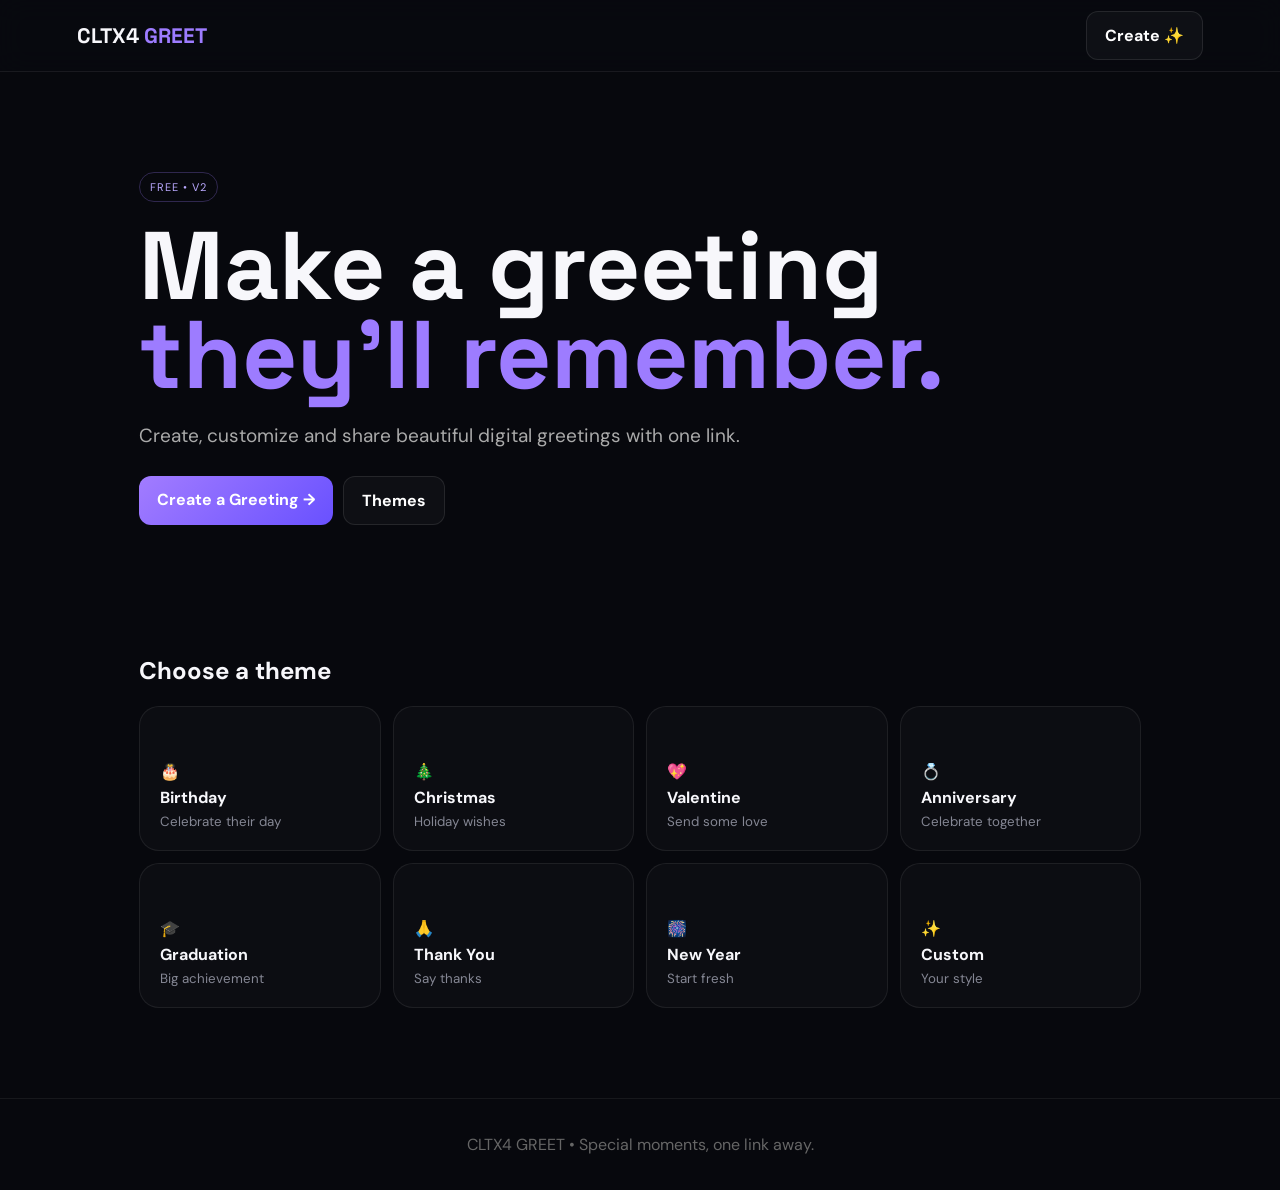
<file: index.html>
<!doctype html><meta charset="utf-8"><meta name="viewport" content="width=device-width,initial-scale=1"><title>CLTX4 GREET</title><link rel="stylesheet" href="css/style.css"><header><a class=logo href="./">CLTX4 <span>GREET</span></a><a class="btn ghost" href="create.html">Create ✨</a></header><main class=hero><div class=badge>FREE • V2</div><h1>Make a greeting<br><em>they'll remember.</em></h1><p>Create, customize and share beautiful digital greetings with one link.</p><div class=actions><a class=btn href="create.html">Create a Greeting →</a><a class="btn ghost" href="#themes">Themes</a></div></main><section id=themes class=section><h2>Choose a theme</h2><div class=grid><a class=card href="create.html?theme=birthday">🎂<b>Birthday</b><small>Celebrate their day</small></a><a class=card href="create.html?theme=christmas">🎄<b>Christmas</b><small>Holiday wishes</small></a><a class=card href="create.html?theme=valentine">💖<b>Valentine</b><small>Send some love</small></a><a class=card href="create.html?theme=anniversary">💍<b>Anniversary</b><small>Celebrate together</small></a><a class=card href="create.html?theme=graduation">🎓<b>Graduation</b><small>Big achievement</small></a><a class=card href="create.html?theme=thanks">🙏<b>Thank You</b><small>Say thanks</small></a><a class=card href="create.html?theme=newyear">🎆<b>New Year</b><small>Start fresh</small></a><a class=card href="create.html?theme=custom">✨<b>Custom</b><small>Your style</small></a></div></section><footer>CLTX4 GREET • Special moments, one link away.</footer>
</file>
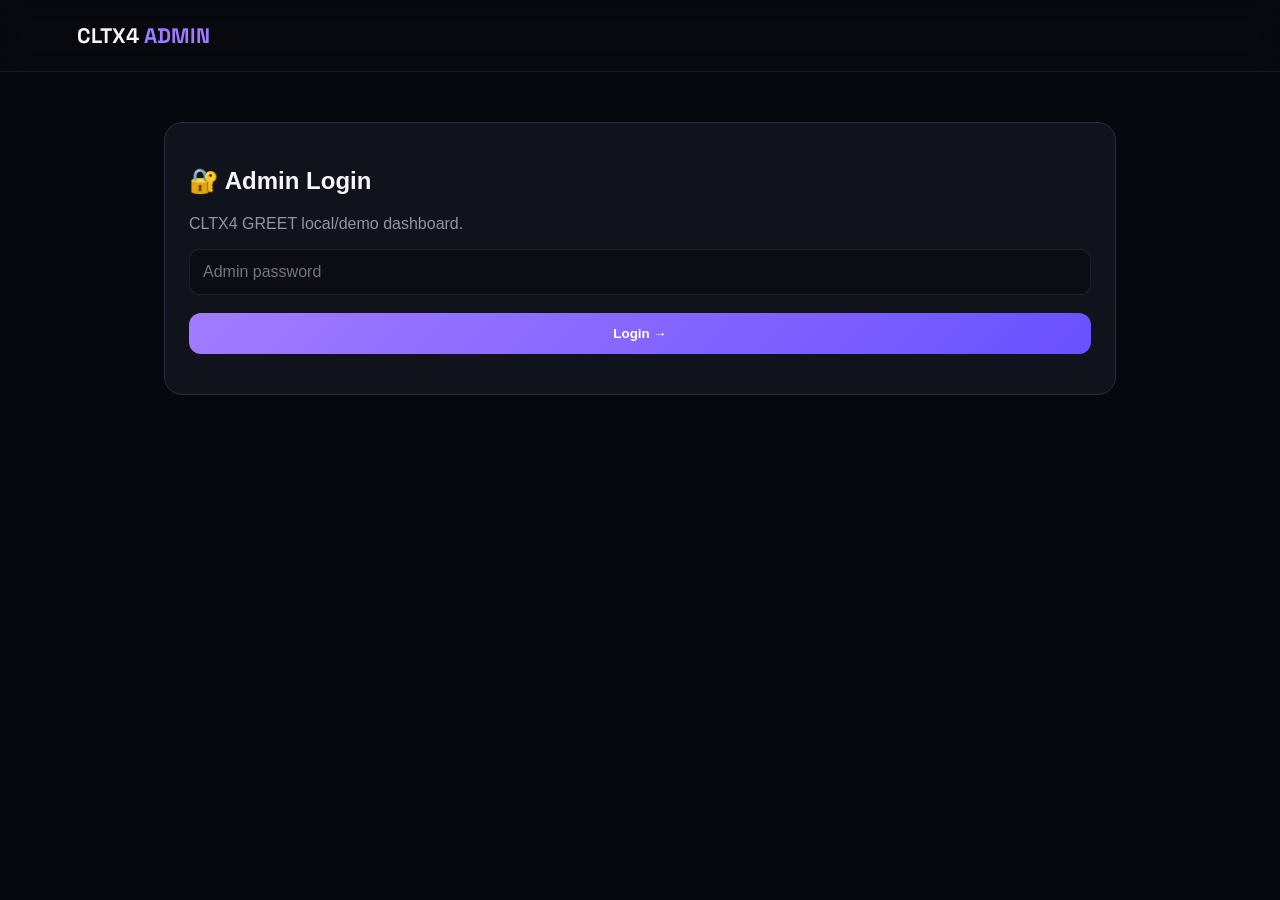
<file: admin/index.html>
<!doctype html>
<html lang="en">
<head>
<meta charset="utf-8">
<meta name="viewport" content="width=device-width, initial-scale=1">
<title>CLTX4 Admin</title>
<link rel="stylesheet" href="../css/style.css">
<style>
/* Fallback admin styling: keeps this page usable even if GitHub briefly fails to load the shared stylesheet. */
body{background:#07080d;color:#f7f7fb;font-family:Arial,sans-serif} .admin{max-width:1000px;margin:auto;padding:50px 24px}
.panel,.stats div{background:#11131c;border:1px solid #2a2d3d;border-radius:18px;padding:24px}.hidden{display:none!important}
.btn{background:linear-gradient(135deg,#a27cff,#6951ff);color:#fff;border:0;border-radius:12px;padding:13px 18px;font-weight:700;cursor:pointer}.wide{width:100%;margin-top:18px}
input{width:100%;padding:13px;border-radius:10px;border:1px solid #333746;background:#0c0d14;color:#fff;box-sizing:border-box;font-size:16px}.muted,small{color:#9094a5}.stats{display:grid;grid-template-columns:repeat(3,1fr);gap:12px;margin:20px 0}.stats b,.stats small{display:block}.stats b{font-size:36px}.stats small{margin-top:5px}
@media(max-width:750px){.stats{grid-template-columns:1fr}}
</style>
</head>
<body>
<header><a class="logo" href="../">CLTX4 <span>ADMIN</span></a></header>
<main class="admin">
<section id="login" class="panel">
<h2>🔐 Admin Login</h2>
<p class="muted">CLTX4 GREET local/demo dashboard.</p>
<input id="pass" type="password" placeholder="Admin password" autocomplete="current-password">
<button class="btn wide" id="loginBtn" type="button">Login →</button>
<p id="err"></p>
</section>
<section id="dash" class="hidden">
<h1>⚡ CLTX4 Dashboard</h1>
<div class="stats">
<div><b id="greetings">0</b><small>Greetings created</small></div>
<div><b id="opens">0</b><small>Consented opens</small></div>
<div><b id="visitors">0</b><small>Anonymous visitor IDs</small></div>
</div>
<div class="panel"><h2>📊 Local activity</h2><div id="events">No data yet.</div><br><button class="btn" id="clear" type="button">Clear local data</button></div>
</section>
</main>
<script src="../js/admin.js" defer></script>
</body>
</html>
</file>
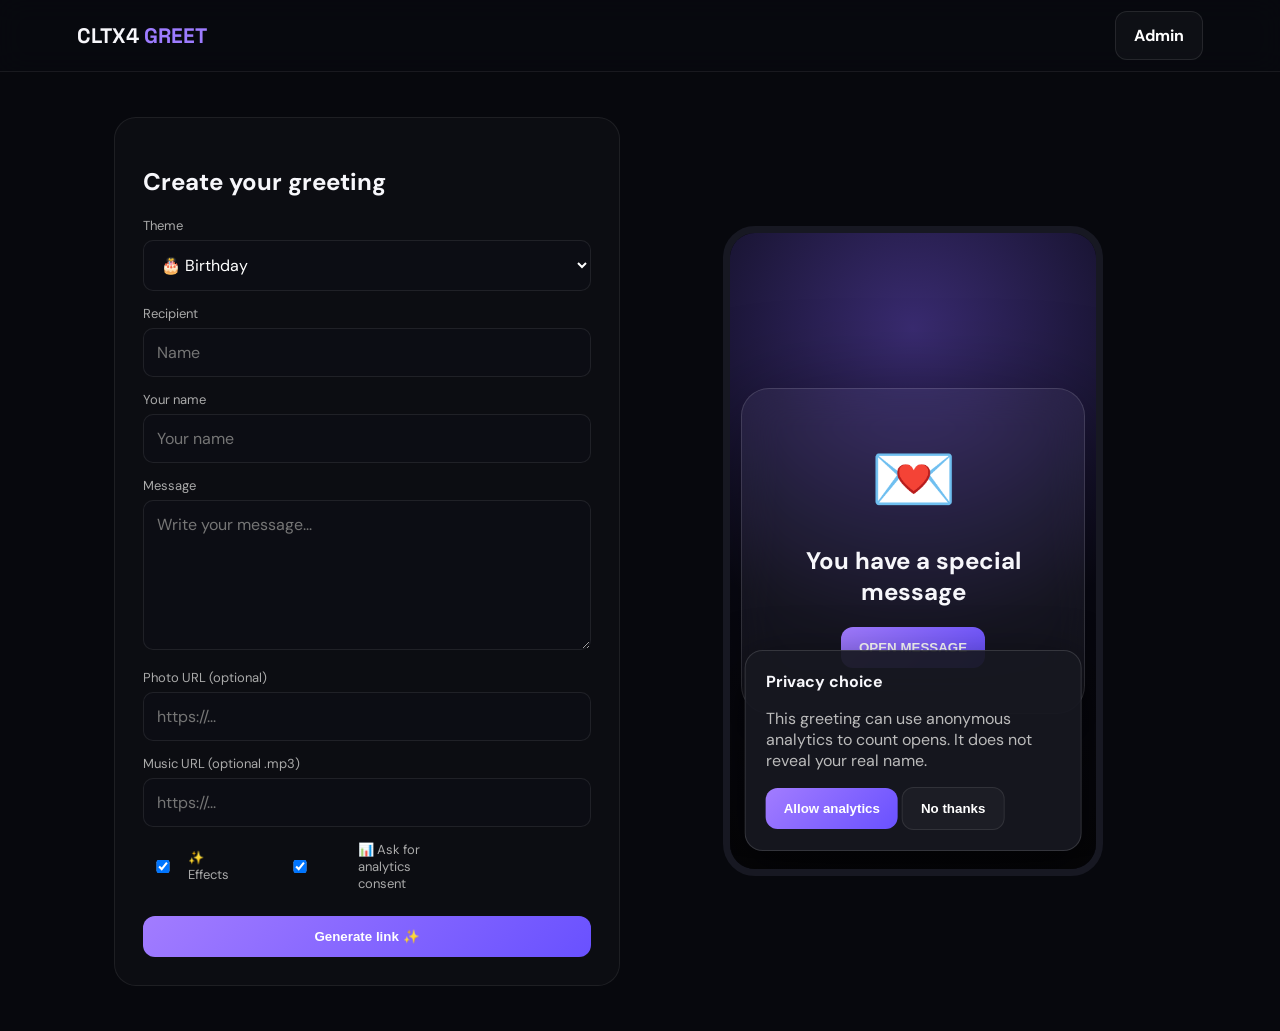
<file: create.html>
<!doctype html><meta charset="utf-8"><meta name="viewport" content="width=device-width,initial-scale=1"><title>Create • CLTX4</title><link rel=stylesheet href="css/style.css"><header><a class=logo href="./">CLTX4 <span>GREET</span></a><a class="btn ghost" href="admin/">Admin</a></header><main class=creator><section class=panel><h2>Create your greeting</h2><label>Theme</label><select id=theme><option value=birthday>🎂 Birthday</option><option value=christmas>🎄 Christmas</option><option value=valentine>💖 Valentine</option><option value=anniversary>💍 Anniversary</option><option value=graduation>🎓 Graduation</option><option value=thanks>🙏 Thank You</option><option value=newyear>🎆 New Year</option><option value=custom>✨ Custom</option></select><label>Recipient</label><input id=to placeholder=Name><label>Your name</label><input id=from placeholder="Your name"><label>Message</label><textarea id=msg maxlength=1000 placeholder="Write your message..."></textarea><label>Photo URL (optional)</label><input id=photo placeholder="https://..."><label>Music URL (optional .mp3)</label><input id=music placeholder="https://..."><div class=checks><label><input id=effects type=checkbox checked> ✨ Effects</label><label><input id=consent type=checkbox checked> 📊 Ask for analytics consent</label></div><button class="btn wide" id=make>Generate link ✨</button><div id=result></div></section><section class=preview><iframe id=frame></iframe></section></main><script src=js/create.js></script>
</file>
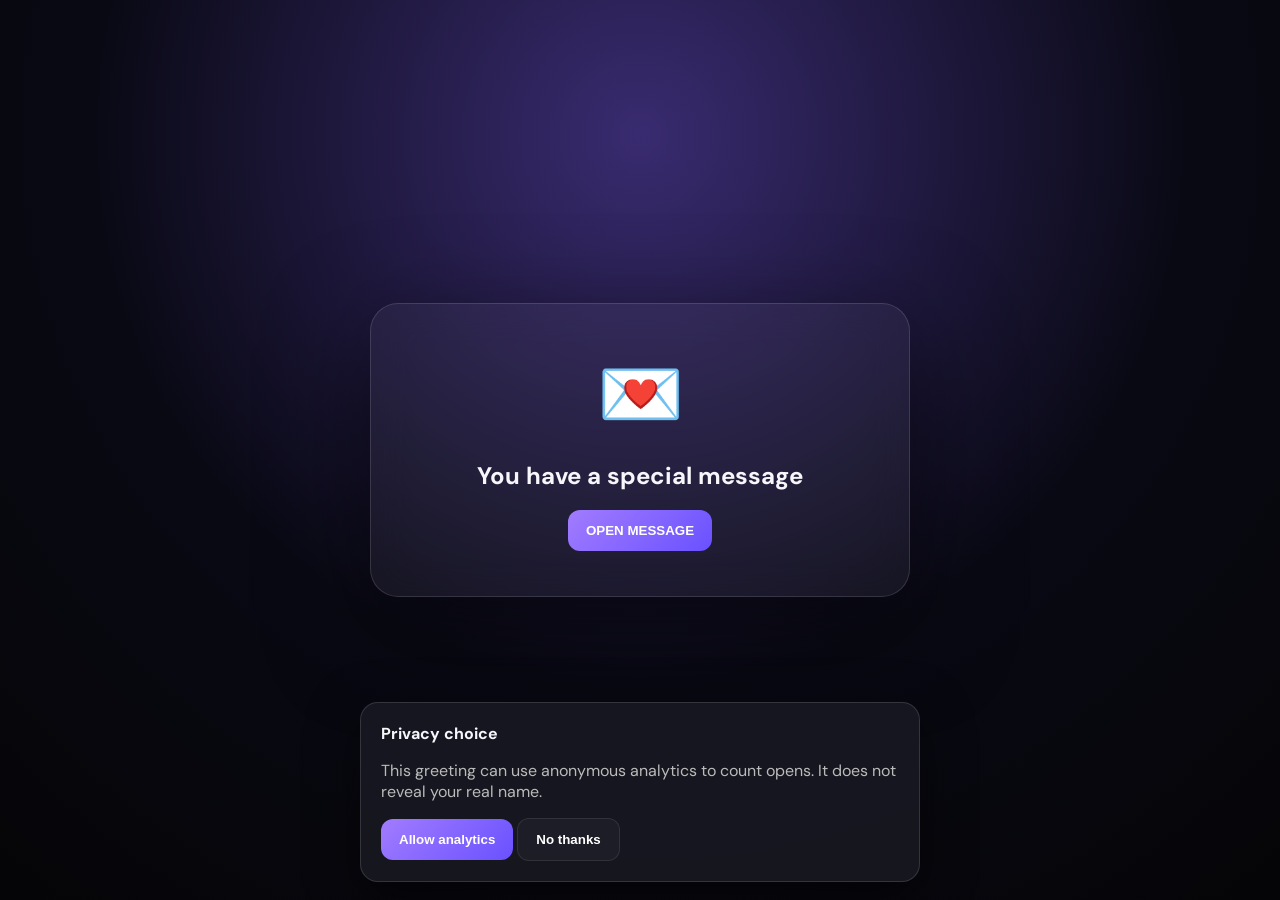
<file: view.html>
<!doctype html><meta charset="utf-8"><meta name="viewport" content="width=device-width,initial-scale=1"><title>CLTX4 Greeting</title><link rel=stylesheet href=css/style.css><body class=greet><main class=gcard><div id=openbox><div class=emoji>💌</div><h2>You have a special message</h2><button class=btn id=open>OPEN MESSAGE</button></div><div id=message class=hidden><div id=icon class=emoji>✨</div><small id=themeName></small><h1>For <span id=to></span></h1><p id=text></p><div id=photoBox></div><strong id=from></strong><div class=actions><button class="btn ghost" id=share>↗ Share</button></div></div></main><div id=consentBox class="consent hidden"><b>Privacy choice</b><p>This greeting can use anonymous analytics to count opens. It does not reveal your real name.</p><button id=allow class=btn>Allow analytics</button> <button id=deny class="btn ghost">No thanks</button></div><script src=js/view.js></script>
</file>
<file: css/style.css>
@import url('https://fonts.googleapis.com/css2?family=DM+Sans:wght@400;600;700&family=Space+Grotesk:wght@500;700&display=swap');*{box-sizing:border-box}body{margin:0;background:#07080d;color:#f7f7fb;font-family:DM Sans,sans-serif}a{text-decoration:none;color:inherit}header{height:72px;padding:0 6vw;display:flex;align-items:center;justify-content:space-between;border-bottom:1px solid #ffffff12;background:#090a10dd;backdrop-filter:blur(14px);position:sticky;top:0;z-index:5}.logo{font:700 21px Space Grotesk}.logo span,em{color:#9d7cff;font-style:normal}.btn{display:inline-block;border:0;border-radius:12px;padding:13px 18px;background:linear-gradient(135deg,#a27cff,#6951ff);color:white;font-weight:700;cursor:pointer}.ghost{background:#ffffff08;border:1px solid #ffffff18}.hero{max-width:1050px;margin:auto;padding:100px 24px 80px}.badge{display:inline-block;color:#baa9ff;border:1px solid #9d7cff44;padding:7px 10px;border-radius:99px;font-size:11px;letter-spacing:1px}.hero h1{font:700 clamp(52px,9vw,96px)/.93 Space Grotesk;margin:20px 0}.hero p{max-width:650px;color:#aaa;font-size:19px;line-height:1.6}.actions{display:flex;gap:10px;flex-wrap:wrap;margin-top:25px}.section{max-width:1050px;margin:auto;padding:30px 24px 90px}.grid{display:grid;grid-template-columns:repeat(4,1fr);gap:12px}.card{min-height:145px;padding:20px;border:1px solid #ffffff12;border-radius:20px;background:#ffffff06;display:flex;flex-direction:column;justify-content:flex-end;gap:5px;transition:.2s}.card:hover{transform:translateY(-4px);border-color:#9d7cff66}.card small,.muted{color:#858794}footer{text-align:center;color:#666;padding:35px;border-top:1px solid #ffffff10}.creator{max-width:1100px;margin:auto;padding:45px 24px;display:grid;grid-template-columns:1fr 1fr;gap:40px}.panel{padding:28px;border:1px solid #ffffff12;border-radius:22px;background:#ffffff06}.panel label{display:block;color:#aaa;margin:14px 0 6px;font-size:13px}.panel input,.panel textarea,.panel select{width:100%;padding:13px;border-radius:10px;border:1px solid #ffffff15;background:#0c0d14;color:white;font:inherit}.panel textarea{height:150px;resize:vertical}.checks{display:flex;gap:18px;flex-wrap:wrap}.checks label{display:flex;gap:6px;align-items:center}.wide{width:100%;margin-top:18px}.result{margin-top:15px;word-break:break-all;color:#aaa}.preview{display:grid;place-items:center}.preview iframe{width:min(380px,100%);height:650px;border:7px solid #171822;border-radius:32px}.greet{min-height:100vh;background:radial-gradient(circle at 50% 15%,#392b70,#090914 55%,#050507);display:grid;place-items:center}.gcard{width:min(540px,94vw);text-align:center;padding:45px 28px;border:1px solid #ffffff20;border-radius:28px;background:#ffffff0c;backdrop-filter:blur(20px);box-shadow:0 30px 100px #0008}.emoji{font-size:70px}.gcard h1{font:700 45px Space Grotesk}.gcard h1 span{color:#b39cff}.gcard p{white-space:pre-wrap;color:#ddd;line-height:1.7;font-size:18px}.gcard img{max-width:100%;max-height:250px;border-radius:18px;margin:15px}.hidden{display:none}.consent{position:fixed;bottom:18px;left:50%;transform:translateX(-50%);width:min(560px,92vw);padding:20px;border-radius:18px;background:#171821ee;border:1px solid #ffffff22;box-shadow:0 15px 50px #0008}.consent p{color:#bbb}.stats{display:grid;grid-template-columns:repeat(3,1fr);gap:12px;margin:20px 0}.stats div{padding:25px;border:1px solid #ffffff12;border-radius:18px;background:#ffffff06}.stats b,.stats small{display:block}.stats b{font:700 36px Space Grotesk}.stats small{color:#888;margin-top:5px}.admin{max-width:1000px;margin:auto;padding:50px 24px}@media(max-width:750px){.grid{grid-template-columns:repeat(2,1fr)}.creator{grid-template-columns:1fr}.preview{display:none}.stats{grid-template-columns:1fr}}@media(max-width:430px){.grid{grid-template-columns:1fr}}
</file>
